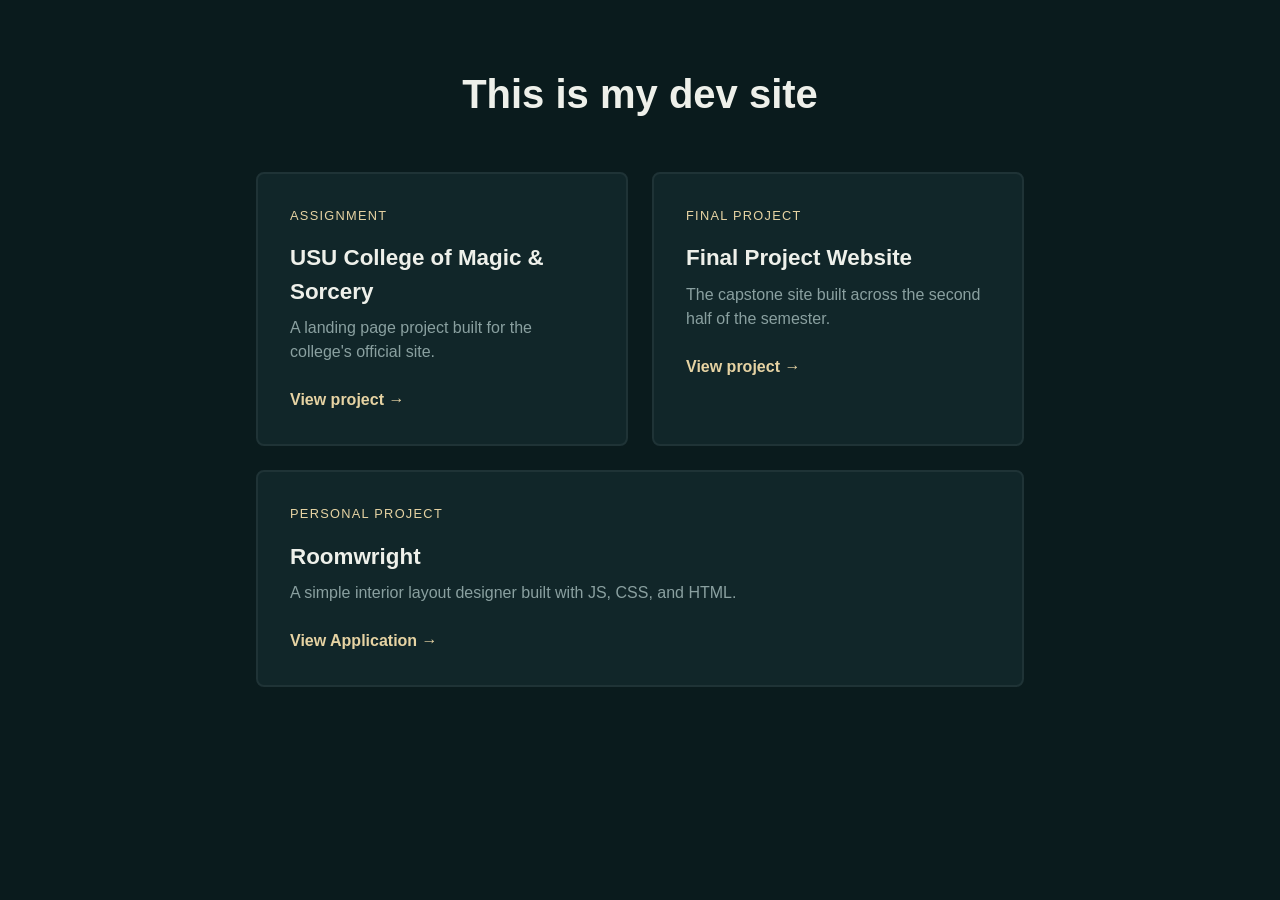
<file: index.html>
<!doctype html>
<html lang="en">
  <head>
    <!-- Google tag -->
    <script
      async
      src="https://www.googletagmanager.com/gtm.js?id=GTM-5VQBN2PX"
    ></script>
    <script>
      window.dataLayer = window.dataLayer || [];
      function gtag() {
        dataLayer.push(arguments);
      }
      gtag("js", new Date());
    </script>
    <meta charset="UTF-8" />
    <meta name="viewport" content="width=device-width, initial-scale=1" />
    <title>My Dev Site</title>
    <link rel="stylesheet" href="style.css" />
  </head>
  <body>
    <h1>This is my dev site</h1>

    <div class="projects">
      <a class="project" href="usu-mas/">
        <p class="label">Assignment</p>
        <h2>USU College of Magic &amp; Sorcery</h2>
        <p>A landing page project built for the college's official site.</p>
        <p class="more">View project &rarr;</p>
      </a>

      <a class="project" href="final-project/">
        <p class="label">Final Project</p>
        <h2>Final Project Website</h2>
        <p>The capstone site built across the second half of the semester.</p>
        <p class="more">View project &rarr;</p>
      </a>

      <a class="project" href="roomwright/">
        <p class="label">Personal Project</p>
        <h2>Roomwright</h2>
        <p>A simple interior layout designer built with JS, CSS, and HTML.</p>
        <p class="more">View Application &rarr;</p>
      </a>
    </div>
  </body>
</html>
</file>
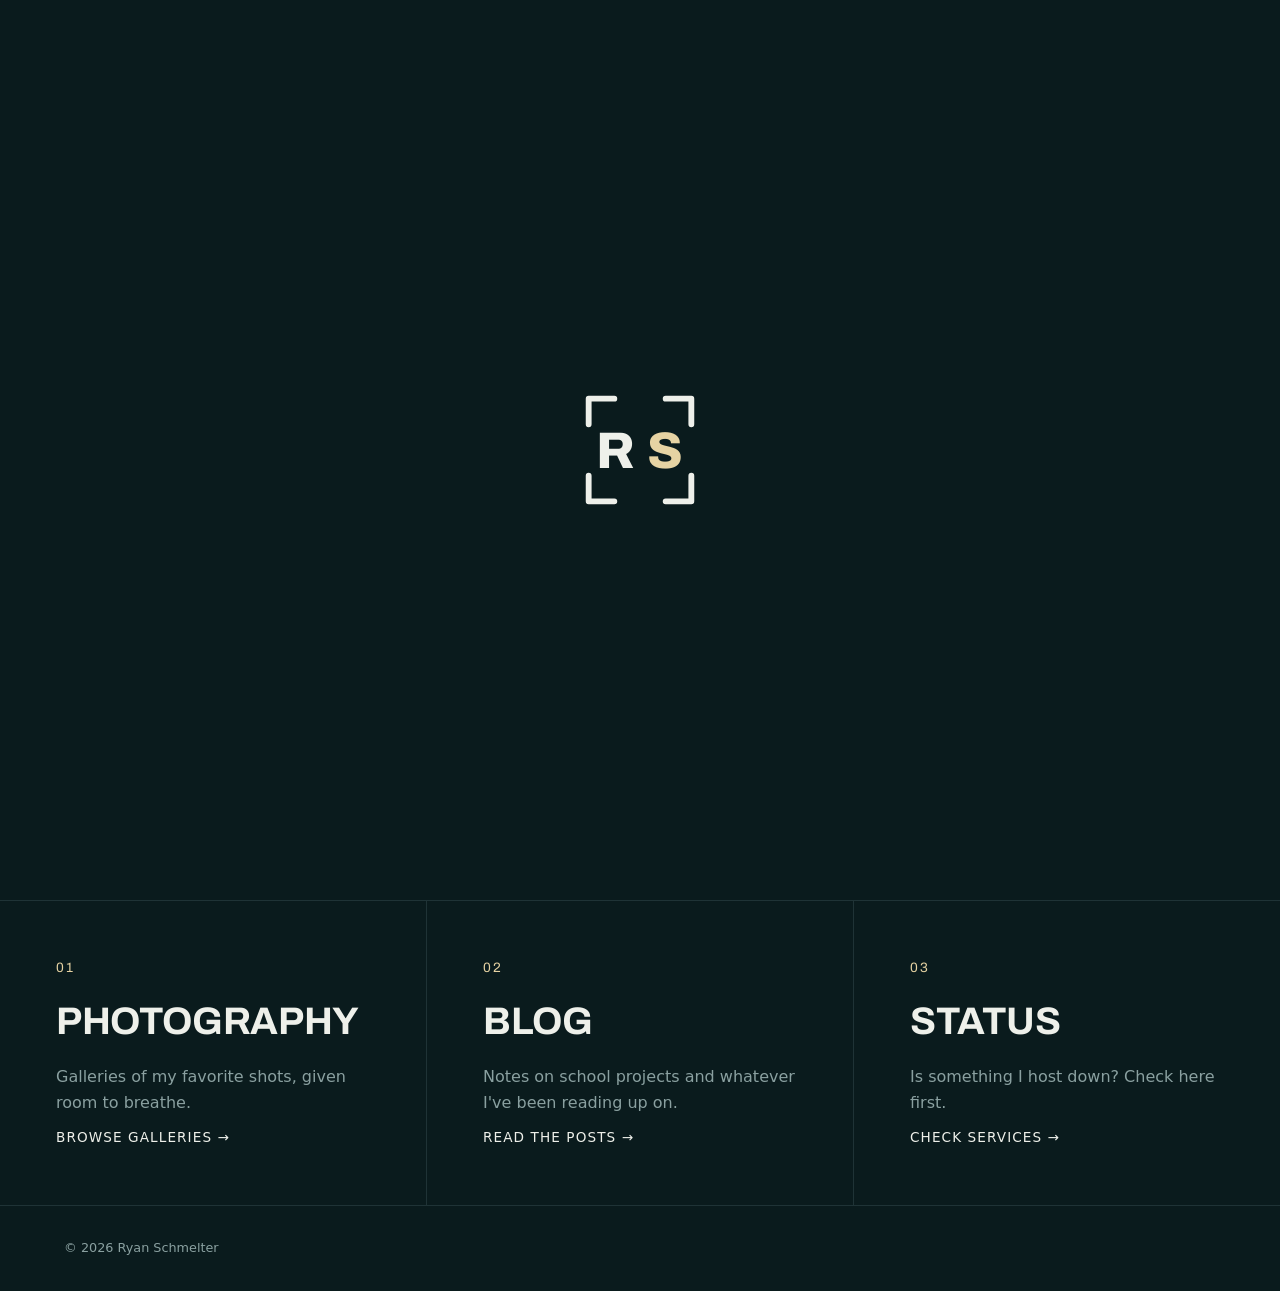
<file: final-project/index.html>
<!doctype html>
<html lang="en">
  <head>
    <!-- Google tag -->
    <script
      async
      src="https://www.googletagmanager.com/gtm.js?id=GTM-5VQBN2PX"
    ></script>
    <script>
      window.dataLayer = window.dataLayer || [];
      function gtag() {
        dataLayer.push(arguments);
      }
      gtag("js", new Date());
    </script>
    <meta charset="UTF-8" />
    <meta name="viewport" content="width=device-width, initial-scale=1" />
    <title>Ryan Schmelter | Photography, Writing &amp; Projects</title>
    <meta
      name="description"
      content="Personal site of Ryan Schmelter: a photography portfolio, a blog, and the status of my self-hosted services."
    />
    <link rel="preconnect" href="https://fonts.googleapis.com" />
    <link rel="preconnect" href="https://fonts.gstatic.com" crossorigin />
    <link
      href="https://fonts.googleapis.com/css2?family=Archivo:wght@600;800&amp;display=swap"
      rel="stylesheet"
    />
    <link rel="stylesheet" href="css/style.css" />
    <script src="js/main.js" defer></script>
  </head>
  <body>
    <!-- Loading screen: the logo draws itself, then the screen lifts away -->
    <div class="loader" id="loader" aria-hidden="true">
      <svg class="logo logo--loader" viewBox="0 0 120 120" role="img">
        <path class="logo__frame" pathLength="100" d="M16 38 V16 H38" />
        <path class="logo__frame" pathLength="100" d="M82 16 H104 V38" />
        <path class="logo__frame" pathLength="100" d="M104 82 V104 H82" />
        <path class="logo__frame" pathLength="100" d="M38 104 H16 V82" />
        <text
          class="logo__text"
          x="60"
          y="75"
          font-size="44"
          text-anchor="middle"
          letter-spacing="1"
        >
          R
          <tspan>S</tspan>
        </text>
      </svg>
    </div>

    <header class="site-header">
      <a class="brand" href="./" aria-label="Ryan Schmelter, home">
        <svg class="logo logo--small" viewBox="0 0 120 120" aria-hidden="true">
          <path
            class="logo__frame"
            d="M16 38 V16 H38 M82 16 H104 V38 M104 82 V104 H82 M38 104 H16 V82"
          />
          <text
            class="logo__text"
            x="60"
            y="75"
            font-size="44"
            text-anchor="middle"
            letter-spacing="1"
          >
            R
            <tspan>S</tspan>
          </text>
        </svg>
        <span class="brand__name">Ryan Schmelter</span>
      </a>
      <nav class="nav" aria-label="Main">
        <a href="#photography">Photography</a>
        <a href="#blog">Blog</a>
        <a href="#status">Status</a>
      </nav>
    </header>

    <main>
      <!-- Hero photo is set by --hero-image in css/style.css -->
      <section class="hero">
        <div class="hero__inner">
          <p class="hero__eyebrow">
            Photography &middot; Writing &middot; Homelab
          </p>
          <h1 class="hero__title">Ryan<br />Schmelter</h1>
          <a class="button" href="#photography">See the work</a>
        </div>
      </section>

      <section class="sections" aria-label="Sections of the site">
        <a class="card reveal" id="photography" href="#photography">
          <span class="card__number">01</span>
          <h2 class="card__title">Photography</h2>
          <p class="card__text">
            Galleries of my favorite shots, given room to breathe.
          </p>
          <span class="card__link"
            >Browse galleries <span aria-hidden="true">&rarr;</span></span
          >
        </a>
        <a class="card reveal" id="blog" href="#blog">
          <span class="card__number">02</span>
          <h2 class="card__title">Blog</h2>
          <p class="card__text">
            Notes on school projects and whatever I've been reading up on.
          </p>
          <span class="card__link"
            >Read the posts <span aria-hidden="true">&rarr;</span></span
          >
        </a>
        <a class="card reveal" id="status" href="#status">
          <span class="card__number">03</span>
          <h2 class="card__title">Status</h2>
          <p class="card__text">Is something I host down? Check here first.</p>
          <span class="card__link"
            >Check services <span aria-hidden="true">&rarr;</span></span
          >
        </a>
      </section>
    </main>

    <footer class="site-footer">
      <p>&copy; <span id="year">2026</span> Ryan Schmelter</p>
    </footer>
  </body>
</html>
</file>
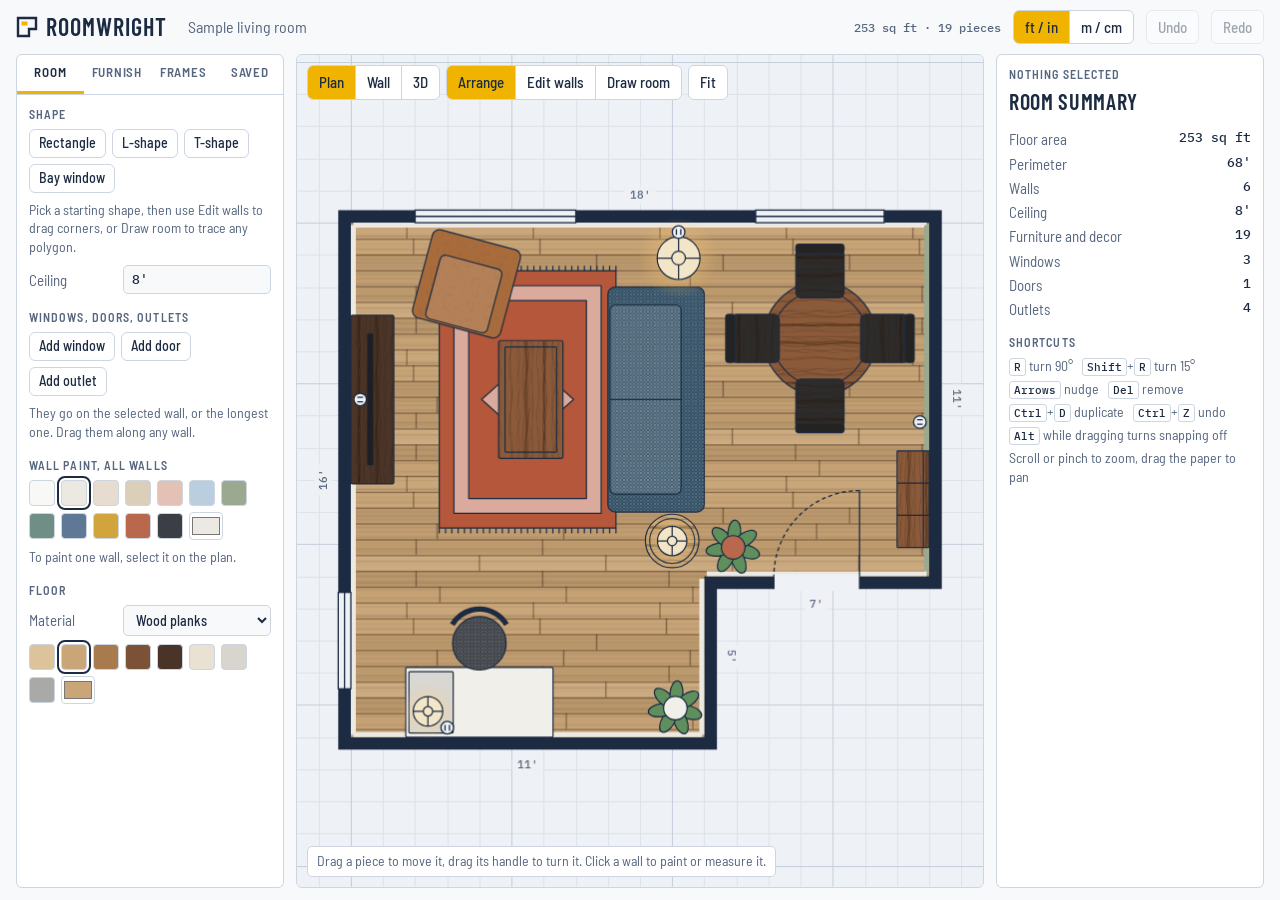
<file: roomwright/index.html>
<!doctype html>
<html lang="en">
  <head>
    <!-- Google tag -->
    <script
      async
      src="https://www.googletagmanager.com/gtm.js?id=GTM-5VQBN2PX"
    ></script>
    <script>
      window.dataLayer = window.dataLayer || [];
      function gtag() {
        dataLayer.push(arguments);
      }
      gtag("js", new Date());
    </script>
    <meta charset="utf-8" />
    <meta
      name="viewport"
      content="width=device-width,initial-scale=1,viewport-fit=cover"
    />
    <title>Roomwright</title>
    <link
      rel="stylesheet"
      href="https://fonts.googleapis.com/css2?family=Barlow+Condensed:wght@600&family=Barlow+Semi+Condensed:wght@400;500;600&family=IBM+Plex+Mono:wght@400;500&display=swap"
    />
    <link rel="stylesheet" href="styles.css" />
    <!-- three.js, used only by the 3D view (js/view3d.js), which loads the first time someone opens 3D. -->
    <script type="importmap">
      {
        "imports": {
          "three": "https://cdn.jsdelivr.net/npm/three@0.160.0/build/three.module.js",
          "three/addons/": "https://cdn.jsdelivr.net/npm/three@0.160.0/examples/jsm/"
        }
      }
    </script>
  </head>
  <body>
    <div class="app" id="app" data-tab="room">
      <header class="bar">
        <div class="brand">
          <svg viewBox="0 0 22 22" aria-hidden="true">
            <path
              d="M2 2h18v11h-7v7H2z"
              fill="none"
              stroke="currentColor"
              stroke-width="2.4"
              stroke-linejoin="miter"
            />
            <rect x="5.5" y="5.5" width="6" height="4" fill="var(--accent)" />
          </svg>
          Roomwright
        </div>
        <input
          class="name"
          id="planName"
          aria-label="Plan name"
          maxlength="60"
        />
        <span class="spacer"></span>
        <span class="readout" id="readout"></span>
        <div class="seg" role="group" aria-label="Units">
          <button id="uImp" aria-pressed="true">ft / in</button
          ><button id="uMet" aria-pressed="false">m / cm</button>
        </div>
        <button class="btn" id="undo" title="Undo (Ctrl+Z)">Undo</button>
        <button class="btn" id="redo" title="Redo (Ctrl+Shift+Z)">Redo</button>
      </header>

      <main class="work">
        <section class="sheet" id="sheet" data-view="plan">
          <canvas id="plan" aria-label="Floor plan"></canvas>
          <div
            class="stage3d"
            id="stage3d"
            aria-label="3D view of the room"
            hidden
          ></div>
          <div class="tools">
            <div class="seg" role="group" aria-label="View">
              <button data-view="plan" aria-pressed="true">Plan</button
              ><button data-view="wall" aria-pressed="false">Wall</button
              ><button data-view="3d" aria-pressed="false">3D</button>
            </div>
            <div class="seg onlyplan" role="group" aria-label="Tool">
              <button data-tool="select" aria-pressed="true">Arrange</button
              ><button data-tool="walls" aria-pressed="false">Edit walls</button
              ><button data-tool="draw" aria-pressed="false">Draw room</button>
            </div>
            <button class="btn onlyplan" id="fit">Fit</button>
            <div class="seg only3d" role="group" aria-label="Camera">
              <button data-cam="orbit" aria-pressed="true">Orbit</button
              ><button data-cam="walk" aria-pressed="false">Walk</button>
            </div>
            <button class="btn only3d" id="reset3d">Reset view</button>
          </div>
          <div class="hint only2d" id="hint"></div>
          <div class="hint only3d" id="hint3d"></div>
          <div class="walkpad only3d" id="walkPad" hidden aria-label="Walk">
            <button class="btn" data-move="fwd" aria-label="Walk forward">
              &#9650;
            </button>
            <button class="btn" data-move="turnL" aria-label="Turn left">
              &#8630;
            </button>
            <button class="btn" data-move="back" aria-label="Walk back">
              &#9660;
            </button>
            <button class="btn" data-move="turnR" aria-label="Turn right">
              &#8631;
            </button>
          </div>
        </section>

        <aside class="side left">
          <div class="tabs" role="tablist">
            <button role="tab" data-tab="room" aria-selected="true">
              Room
            </button>
            <button role="tab" data-tab="furnish" aria-selected="false">
              Furnish
            </button>
            <button role="tab" data-tab="frames" aria-selected="false">
              Frames
            </button>
            <button role="tab" data-tab="saved" aria-selected="false">
              Saved
            </button>
            <button
              role="tab"
              data-tab="selected"
              aria-selected="false"
              class="m-only"
            >
              Selected
            </button>
          </div>
          <div class="panel" id="p-room">
            <div class="grp">
              <h3>Shape</h3>
              <div class="btns">
                <button class="btn small" data-tpl="rect">Rectangle</button>
                <button class="btn small" data-tpl="l">L-shape</button>
                <button class="btn small" data-tpl="t">T-shape</button>
                <button class="btn small" data-tpl="bay">Bay window</button>
              </div>
              <p class="note">
                Pick a starting shape, then use Edit walls to drag corners, or
                Draw room to trace any polygon.
              </p>
              <div class="row">
                <label for="ceil">Ceiling</label
                ><input class="field" id="ceil" />
              </div>
            </div>
            <div class="grp">
              <h3>Windows, doors, outlets</h3>
              <div class="btns">
                <button class="btn small" data-open="window">Add window</button>
                <button class="btn small" data-open="door">Add door</button>
                <button class="btn small" data-open="outlet">Add outlet</button>
              </div>
              <p class="note">
                They go on the selected wall, or the longest one. Drag them
                along any wall.
              </p>
            </div>
            <div class="grp">
              <h3>Wall paint, all walls</h3>
              <div class="chips" id="wallChips"></div>
              <p class="note">To paint one wall, select it on the plan.</p>
            </div>
            <div class="grp">
              <h3>Floor</h3>
              <div class="row">
                <label for="floorMat">Material</label>
                <select class="field" id="floorMat">
                  <option value="planks">Wood planks</option>
                  <option value="tile">Tile</option>
                  <option value="carpet">Carpet</option>
                  <option value="concrete">Concrete</option>
                </select>
              </div>
              <div class="chips" id="floorChips"></div>
            </div>
          </div>
          <div class="panel" id="p-furnish"></div>
          <div class="panel" id="p-frames"></div>
          <div class="panel" id="p-saved">
            <div class="grp">
              <h3>Saved designs</h3>
              <div class="btns">
                <button class="btn small" id="saveDesign">
                  Save this design
                </button>
              </div>
              <p class="note" id="libMsg" role="status">
                Designs are saved under the plan name at the top. Saving again
                with the same name updates it.
              </p>
              <ul class="lib" id="lib"></ul>
            </div>
            <div class="grp">
              <h3>Export</h3>
              <div class="btns">
                <button class="btn small" id="exportBtn">
                  Copy design as text
                </button>
              </div>
              <p class="note" id="expMsg" role="status">
                Paste the text into a note or a file to keep a backup.
              </p>
              <textarea
                class="field area"
                id="expText"
                readonly
                hidden
                aria-label="Design text"
              ></textarea>
            </div>
            <div class="grp">
              <h3>Import</h3>
              <textarea
                class="field area"
                id="impText"
                placeholder="Paste design text here"
                aria-label="Design text to import"
              ></textarea>
              <div class="btns">
                <button class="btn small" id="impBtn">Load pasted design</button
                ><label class="btn small filebtn"
                  >Choose a file<input
                    type="file"
                    id="impFile"
                    accept=".json,.txt,application/json,text/plain"
                /></label>
              </div>
              <p class="note" id="impMsg" role="status">
                Loading replaces the plan on screen. Undo brings it back.
              </p>
            </div>
          </div>
        </aside>

        <aside class="side right"><div class="panel" id="insp"></div></aside>
      </main>
    </div>

    <script type="module" src="js/main.js"></script>
  </body>
</html>
</file>
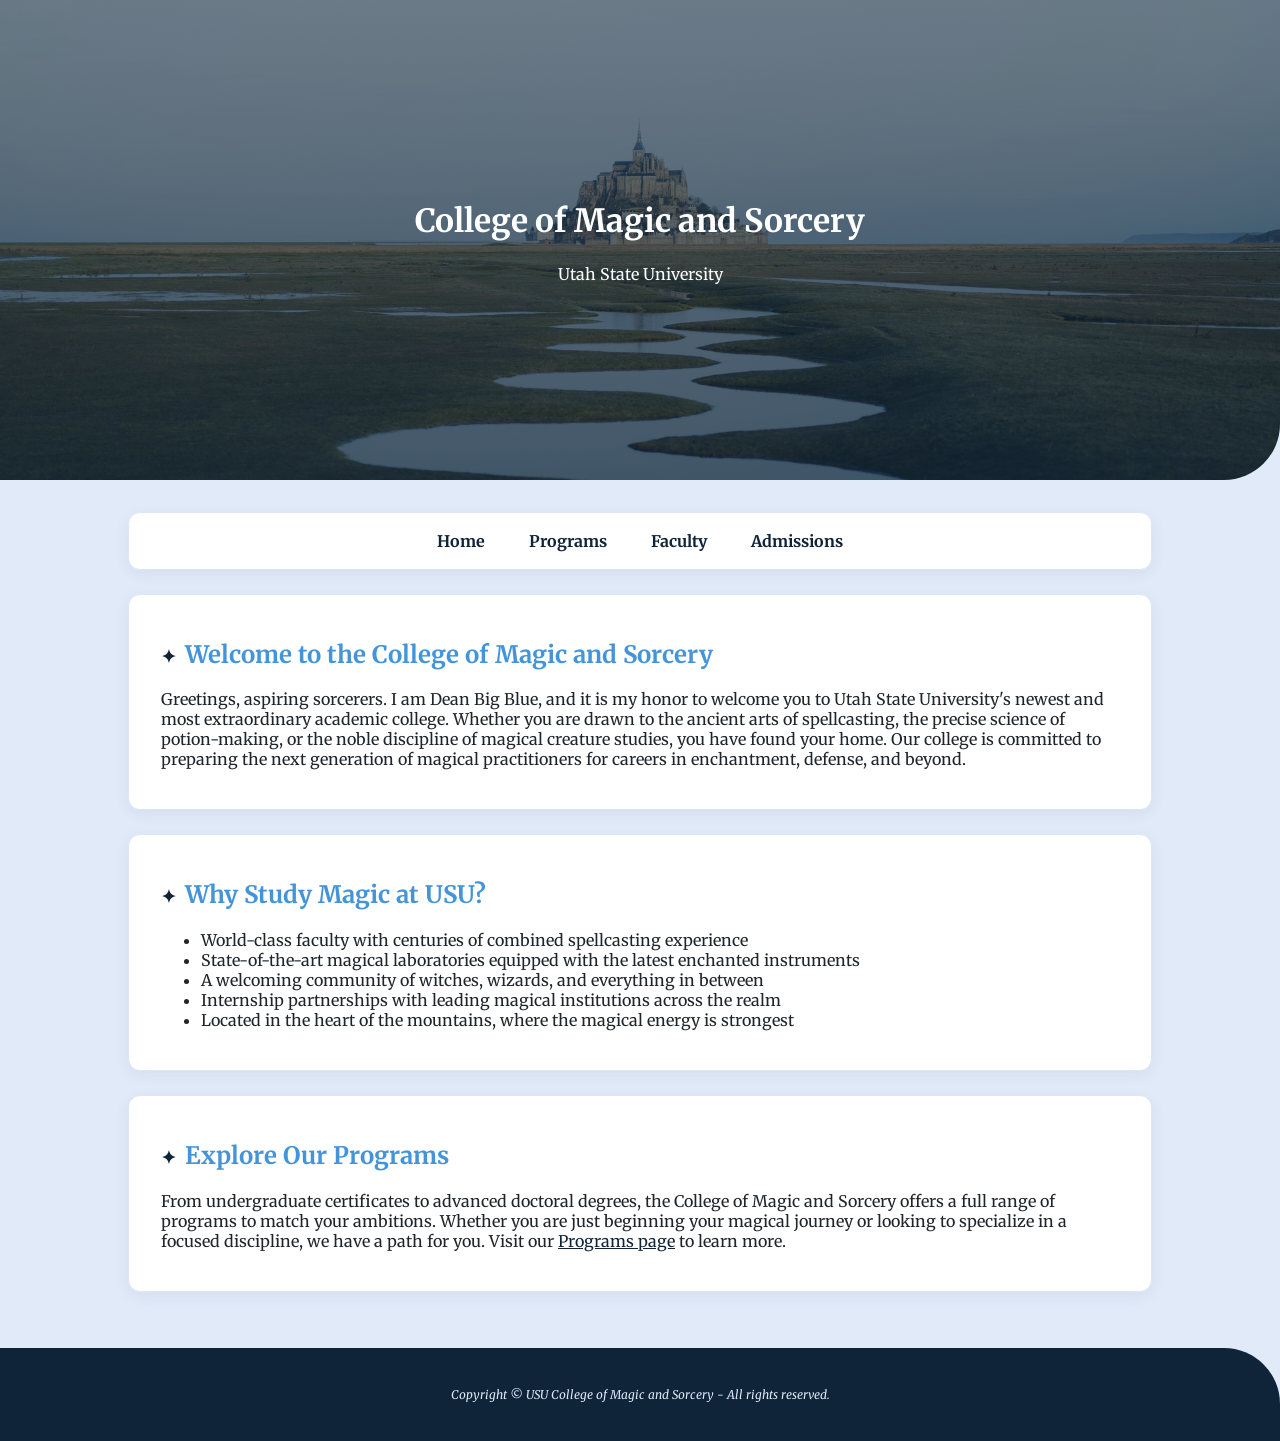
<file: usu-mas/index.html>
<!doctype html>
<html lang="en">
  <head>
    <!-- Google tag -->
    <script
      async
      src="https://www.googletagmanager.com/gtm.js?id=GTM-5VQBN2PX"
    ></script>
    <script>
      window.dataLayer = window.dataLayer || [];
      function gtag() {
        dataLayer.push(arguments);
      }
      gtag("js", new Date());
    </script>
    <meta charset="UTF-8" />
    <meta name="viewport" content="width=device-width, initial-scale=1.0" />
    <title>USU College of Magic and Sorcery</title>
    <link rel="preconnect" href="https://fonts.googleapis.com" />
    <link rel="preconnect" href="https://fonts.gstatic.com" crossorigin />
    <link
      href="https://fonts.googleapis.com/css2?family=Merriweather:wght@400;700&display=swap"
      rel="stylesheet"
    />
    <link rel="stylesheet" href="magic.css" />
    <link rel="icon" type="image/svg+xml" href="images/favicon.svg" />
  </head>
  <body>
    <header class="hero">
      <h1>College of Magic and Sorcery</h1>
      <p>Utah State University</p>
    </header>

    <div id="wrapper">
      <nav>
        <ul>
          <li><a href="index.html">Home</a></li>
          <li><a href="programs.html">Programs</a></li>
          <li><a href="faculty.html">Faculty</a></li>
          <li><a href="admissions.html">Admissions</a></li>
        </ul>
      </nav>

      <main>
        <div class="card">
          <h2>Welcome to the College of Magic and Sorcery</h2>

          <p>
            Greetings, aspiring sorcerers. I am Dean Big Blue, and it is my
            honor to welcome you to Utah State University's newest and most
            extraordinary academic college. Whether you are drawn to the ancient
            arts of spellcasting, the precise science of potion-making, or the
            noble discipline of magical creature studies, you have found your
            home. Our college is committed to preparing the next generation of
            magical practitioners for careers in enchantment, defense, and
            beyond.
          </p>
        </div>

        <div class="card">
          <h2>Why Study Magic at USU?</h2>

          <ul>
            <li>
              World-class faculty with centuries of combined spellcasting
              experience
            </li>
            <li>
              State-of-the-art magical laboratories equipped with the latest
              enchanted instruments
            </li>
            <li>
              A welcoming community of witches, wizards, and everything in
              between
            </li>
            <li>
              Internship partnerships with leading magical institutions across
              the realm
            </li>
            <li>
              Located in the heart of the mountains, where the magical energy is
              strongest
            </li>
          </ul>
        </div>

        <div class="card">
          <h2>Explore Our Programs</h2>

          <p>
            From undergraduate certificates to advanced doctoral degrees, the
            College of Magic and Sorcery offers a full range of programs to
            match your ambitions. Whether you are just beginning your magical
            journey or looking to specialize in a focused discipline, we have a
            path for you. Visit our <a href="programs.html">Programs page</a> to
            learn more.
          </p>
        </div>
      </main>
    </div>

    <footer>
      <p>
        Copyright &copy; USU College of Magic and Sorcery - All rights reserved.
      </p>
    </footer>
  </body>
</html>
</file>
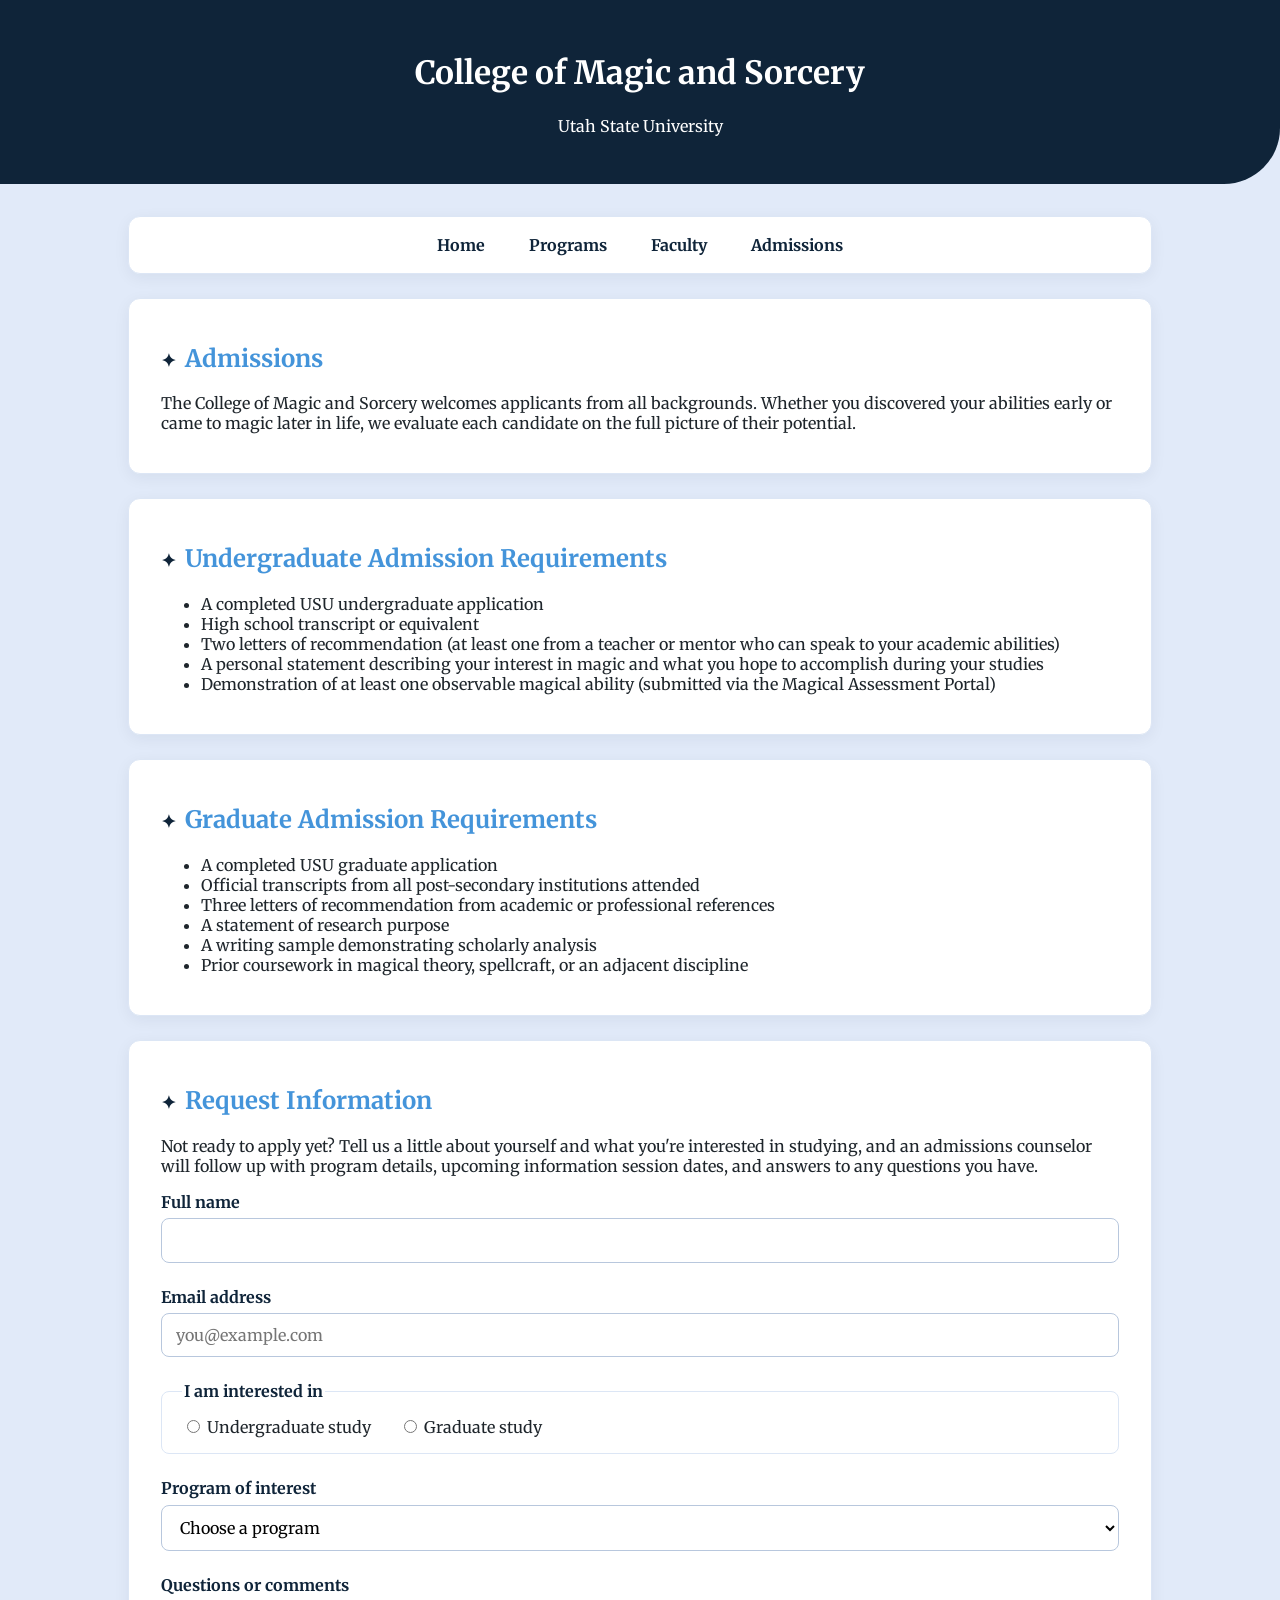
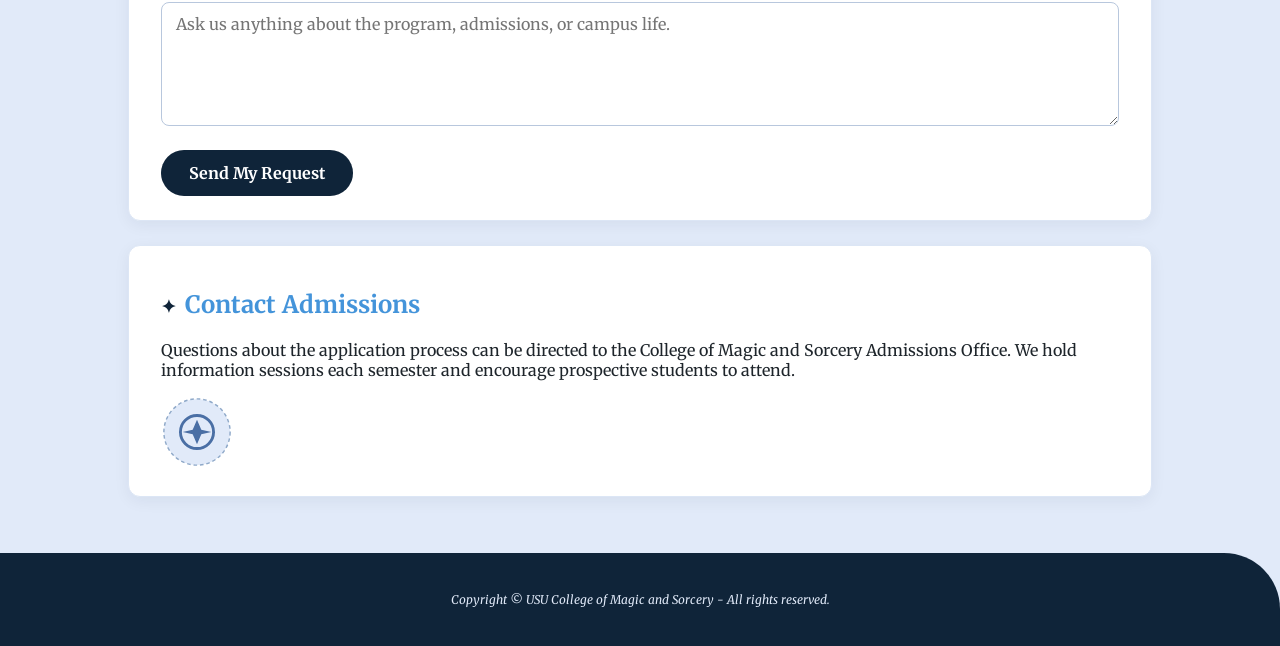
<file: usu-mas/admissions.html>
<!doctype html>
<html lang="en">
  <head>
    <!-- Google tag -->
    <script
      async
      src="https://www.googletagmanager.com/gtm.js?id=GTM-5VQBN2PX"
    ></script>
    <script>
      window.dataLayer = window.dataLayer || [];
      function gtag() {
        dataLayer.push(arguments);
      }
      gtag("js", new Date());
    </script>
    <meta charset="UTF-8" />
    <meta name="viewport" content="width=device-width, initial-scale=1.0" />
    <title>USU College of Magic and Sorcery - Admissions</title>
    <link rel="preconnect" href="https://fonts.googleapis.com" />
    <link rel="preconnect" href="https://fonts.gstatic.com" crossorigin />
    <link
      href="https://fonts.googleapis.com/css2?family=Merriweather:wght@400;700&display=swap"
      rel="stylesheet"
    />
    <link rel="stylesheet" href="magic.css" />
    <link rel="icon" type="image/svg+xml" href="images/favicon.svg" />
    <script src="magic.js" defer></script>
  </head>
  <body>
    <header>
      <h1>College of Magic and Sorcery</h1>
      <p>Utah State University</p>
    </header>

    <div id="wrapper">
      <nav>
        <ul>
          <li><a href="index.html">Home</a></li>
          <li><a href="programs.html">Programs</a></li>
          <li><a href="faculty.html">Faculty</a></li>
          <li><a href="admissions.html">Admissions</a></li>
        </ul>
      </nav>

      <main>
        <div class="card">
          <h2>Admissions</h2>

          <p>
            The College of Magic and Sorcery welcomes applicants from all
            backgrounds. Whether you discovered your abilities early or came to
            magic later in life, we evaluate each candidate on the full picture
            of their potential.
          </p>
        </div>

        <div class="card">
          <h2>Undergraduate Admission Requirements</h2>

          <ul>
            <li>A completed USU undergraduate application</li>
            <li>High school transcript or equivalent</li>
            <li>
              Two letters of recommendation (at least one from a teacher or
              mentor who can speak to your academic abilities)
            </li>
            <li>
              A personal statement describing your interest in magic and what
              you hope to accomplish during your studies
            </li>
            <li>
              Demonstration of at least one observable magical ability
              (submitted via the Magical Assessment Portal)
            </li>
          </ul>
        </div>

        <div class="card">
          <h2>Graduate Admission Requirements</h2>

          <ul>
            <li>A completed USU graduate application</li>
            <li>
              Official transcripts from all post-secondary institutions attended
            </li>
            <li>
              Three letters of recommendation from academic or professional
              references
            </li>
            <li>A statement of research purpose</li>
            <li>A writing sample demonstrating scholarly analysis</li>
            <li>
              Prior coursework in magical theory, spellcraft, or an adjacent
              discipline
            </li>
          </ul>
        </div>

        <div class="card">
          <h2>Request Information</h2>

          <p>
            Not ready to apply yet? Tell us a little about yourself and what
            you're interested in studying, and an admissions counselor will
            follow up with program details, upcoming information session dates,
            and answers to any questions you have.
          </p>

          <form
            action="https://httpbin.org/post"
            method="post"
            target="_blank"
            id="info-form"
          >
            <div class="field">
              <label for="full-name">Full name</label>
              <input type="text" id="full-name" name="full-name" required />
            </div>

            <div class="field">
              <label for="email">Email address</label>
              <input
                type="email"
                id="email"
                name="email"
                placeholder="you@example.com"
                required
              />
            </div>

            <fieldset>
              <legend>I am interested in</legend>
              <input
                type="radio"
                id="level-undergrad"
                name="level"
                value="undergraduate"
                required
              />
              <label for="level-undergrad">Undergraduate study</label>
              <input
                type="radio"
                id="level-grad"
                name="level"
                value="graduate"
              />
              <label for="level-grad">Graduate study</label>
            </fieldset>

            <div class="field">
              <label for="program">Program of interest</label>
              <select id="program" name="program" required>
                <option value="" disabled selected>Choose a program</option>
                <option value="spellcraft">
                  B.A. in Spellcraft and Enchantment
                </option>
                <option value="potions">
                  B.S. in Potions and Alchemical Sciences
                </option>
                <option value="creatures">
                  B.A. in Magical Creature Studies
                </option>
                <option value="mma">Master of Magical Arts</option>
                <option value="doctorate">Doctor of Sorcery</option>
                <option value="undecided">I'm not sure yet</option>
              </select>
            </div>

            <div class="field">
              <label for="questions">Questions or comments</label>
              <textarea
                id="questions"
                name="questions"
                rows="5"
                placeholder="Ask us anything about the program, admissions, or campus life."
              ></textarea>
            </div>

            <button type="submit">Send My Request</button>
            <p
              id="form-message"
              class="form-message"
              aria-live="polite"
              hidden
            ></p>
          </form>
        </div>

        <div class="card">
          <h2>Contact Admissions</h2>

          <p>
            Questions about the application process can be directed to the
            College of Magic and Sorcery Admissions Office. We hold information
            sessions each semester and encourage prospective students to attend.
          </p>

          <a href="mailto:admissions@magic.usu.edu" class="cta-link">
            <img
              src="images/icon-contact.svg"
              alt="Contact the Admissions Office"
            />
          </a>
        </div>
      </main>
    </div>

    <footer>
      <p>
        Copyright &copy; USU College of Magic and Sorcery - All rights reserved.
      </p>
    </footer>
  </body>
</html>
</file>
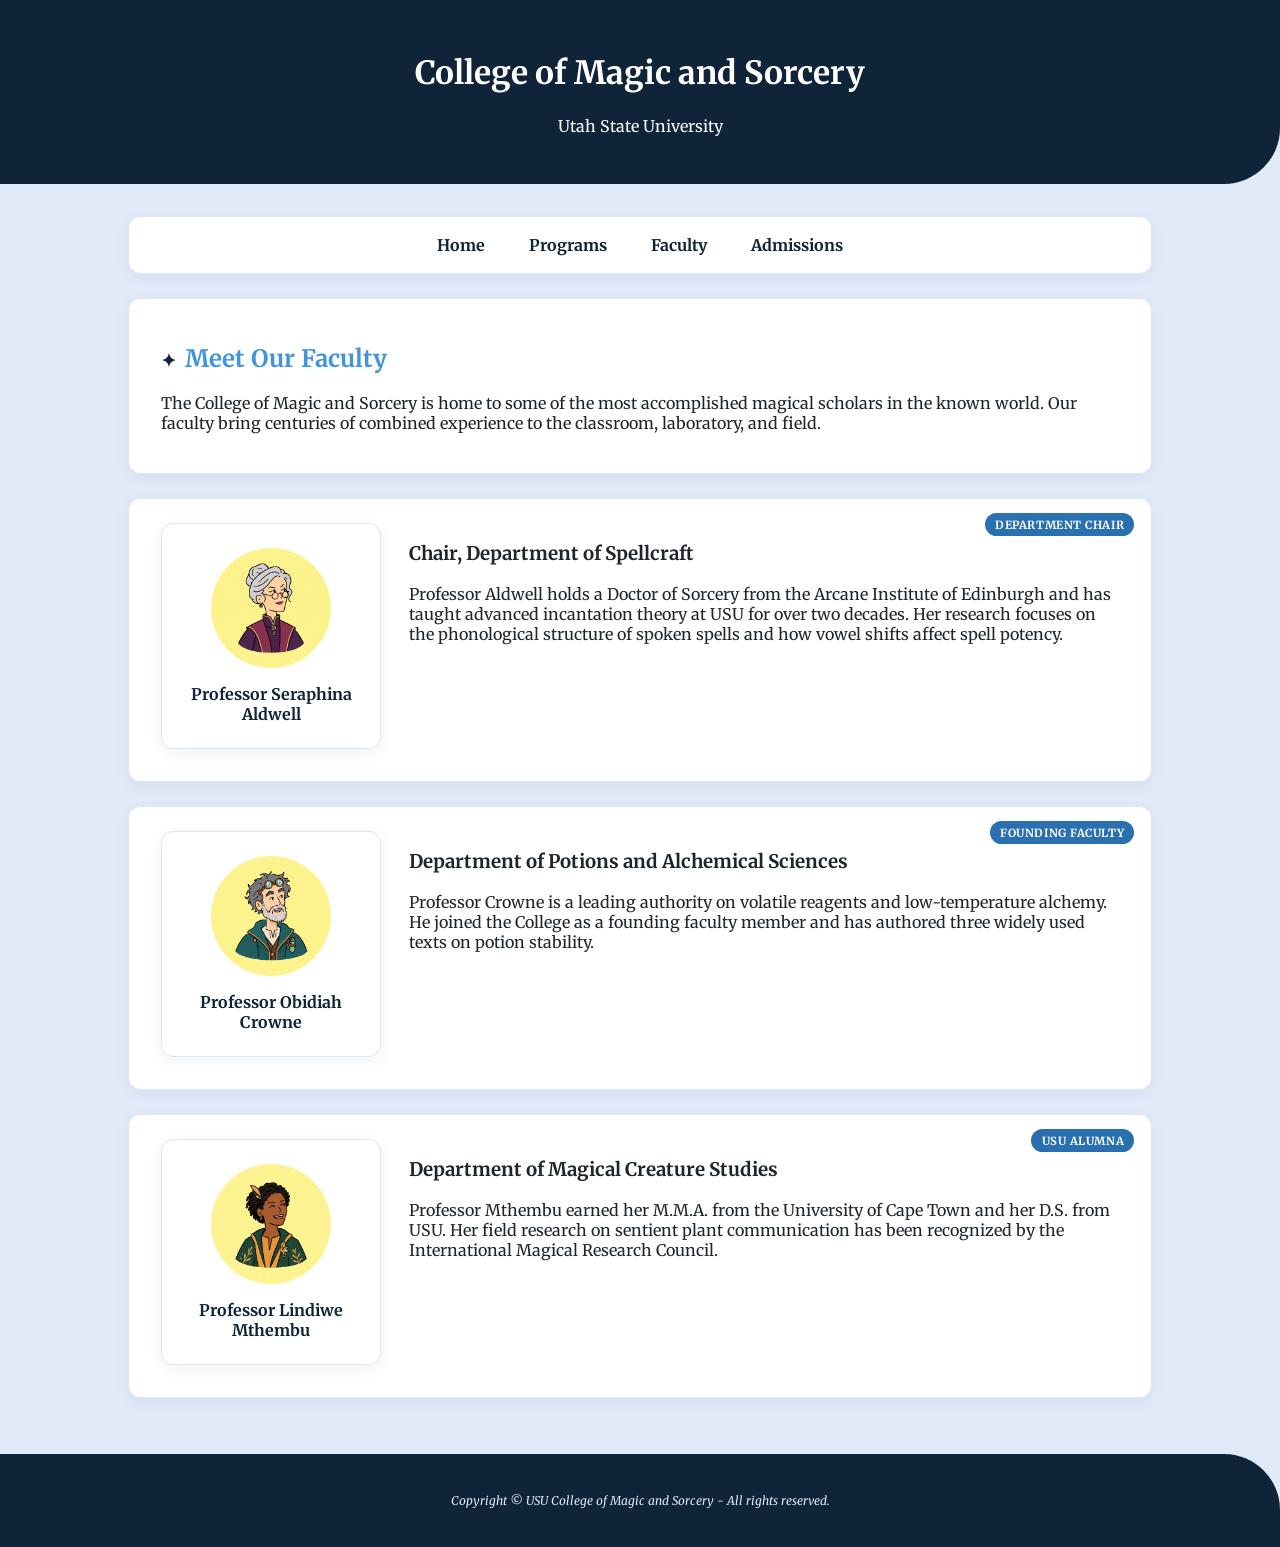
<file: usu-mas/faculty.html>
<!DOCTYPE html>
<html lang="en">
  <head>
    <!-- Google tag -->
    <script
      async
      src="https://www.googletagmanager.com/gtm.js?id=GTM-5VQBN2PX"
    ></script>
    <script>
      window.dataLayer = window.dataLayer || [];
      function gtag() {
        dataLayer.push(arguments);
      }
      gtag("js", new Date());
    </script>
    <meta charset="UTF-8" />
    <meta name="viewport" content="width=device-width, initial-scale=1.0" />
    <title>USU College of Magic and Sorcery - Faculty</title>
    <link rel="preconnect" href="https://fonts.googleapis.com" />
    <link rel="preconnect" href="https://fonts.gstatic.com" crossorigin />
    <link href="https://fonts.googleapis.com/css2?family=Merriweather:wght@400;700&display=swap" rel="stylesheet" />
    <link rel="stylesheet" href="magic.css" />
    <link rel="icon" type="image/svg+xml" href="images/favicon.svg" />
  </head>
  <body>

    <header>
      <h1>College of Magic and Sorcery</h1>
      <p>Utah State University</p>
    </header>

    <div id="wrapper">

      <nav>
        <ul>
          <li><a href="index.html">Home</a></li>
          <li><a href="programs.html">Programs</a></li>
          <li><a href="faculty.html">Faculty</a></li>
          <li><a href="admissions.html">Admissions</a></li>
        </ul>
      </nav>

      <main>

        <div class="card">
          <h2>Meet Our Faculty</h2>

          <p>
            The College of Magic and Sorcery is home to some of the most accomplished magical
            scholars in the known world. Our faculty bring centuries of combined experience to the
            classroom, laboratory, and field.
          </p>
        </div>

        <div class="card">
          <span class="badge">Department Chair</span>
          <figure>
            <img src="images/seraphina-aldwell.png" alt="Illustrated portrait of Professor Seraphina Aldwell" class="portrait" />
            <figcaption>Professor Seraphina Aldwell</figcaption>
          </figure>
          <h3>Chair, Department of Spellcraft</h3>
          <p>
            Professor Aldwell holds a Doctor of Sorcery from the Arcane Institute of Edinburgh and
            has taught advanced incantation theory at USU for over two decades. Her research focuses
            on the phonological structure of spoken spells and how vowel shifts affect spell potency.
          </p>
        </div>

        <div class="card">
          <span class="badge">Founding Faculty</span>
          <figure>
            <img src="images/obidiah-crowne.png" alt="Illustrated portrait of Professor Obidiah Crowne" class="portrait" />
            <figcaption>Professor Obidiah Crowne</figcaption>
          </figure>
          <h3>Department of Potions and Alchemical Sciences</h3>
          <p>
            Professor Crowne is a leading authority on volatile reagents and low-temperature alchemy.
            He joined the College as a founding faculty member and has authored three widely used
            texts on potion stability.
          </p>
        </div>

        <div class="card">
          <span class="badge">USU Alumna</span>
          <figure>
            <img src="images/lindiwe-mthembu.png" alt="Illustrated portrait of Professor Lindiwe Mthembu" class="portrait" />
            <figcaption>Professor Lindiwe Mthembu</figcaption>
          </figure>
          <h3>Department of Magical Creature Studies</h3>
          <p>
            Professor Mthembu earned her M.M.A. from the University of Cape Town and her D.S. from
            USU. Her field research on sentient plant communication has been recognized by the
            International Magical Research Council.
          </p>
        </div>

      </main>

    </div>

    <footer>
      <p>Copyright &copy; USU College of Magic and Sorcery - All rights reserved.</p>
    </footer>

  </body>
</html>
</file>
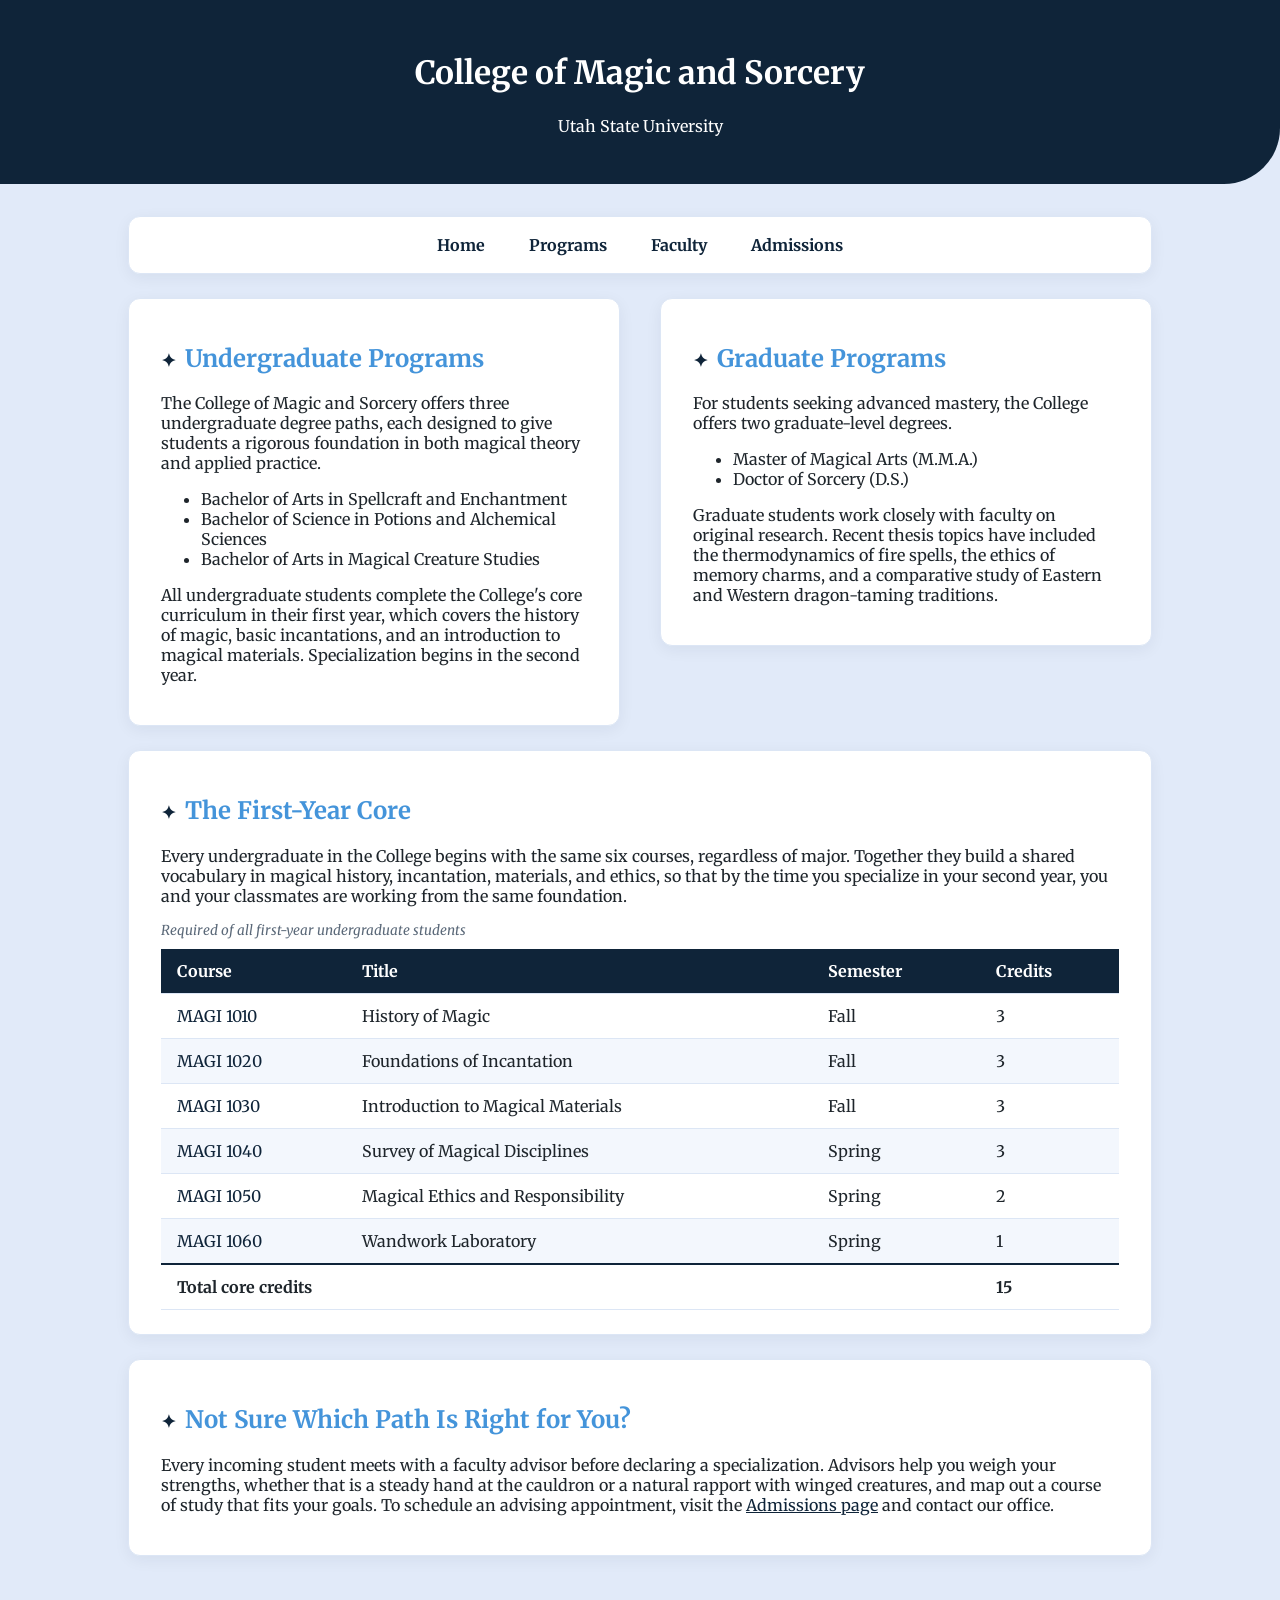
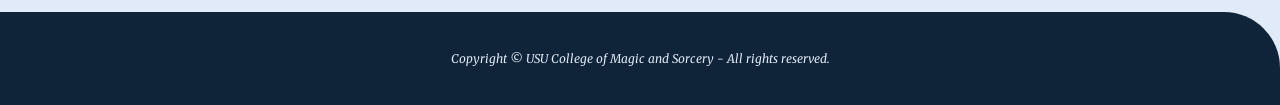
<file: usu-mas/programs.html>
<!doctype html>
<html lang="en">
  <head>
    <!-- Google tag -->
    <script
      async
      src="https://www.googletagmanager.com/gtm.js?id=GTM-5VQBN2PX"
    ></script>
    <script>
      window.dataLayer = window.dataLayer || [];
      function gtag() {
        dataLayer.push(arguments);
      }
      gtag("js", new Date());
    </script>
    <meta charset="UTF-8" />
    <meta name="viewport" content="width=device-width, initial-scale=1.0" />
    <title>USU College of Magic and Sorcery - Programs</title>
    <link rel="preconnect" href="https://fonts.googleapis.com" />
    <link rel="preconnect" href="https://fonts.gstatic.com" crossorigin />
    <link
      href="https://fonts.googleapis.com/css2?family=Merriweather:wght@400;700&display=swap"
      rel="stylesheet"
    />
    <link rel="stylesheet" href="magic.css" />
    <link rel="icon" type="image/svg+xml" href="images/favicon.svg" />
  </head>
  <body>
    <header>
      <h1>College of Magic and Sorcery</h1>
      <p>Utah State University</p>
    </header>

    <div id="wrapper">
      <nav>
        <ul>
          <li><a href="index.html">Home</a></li>
          <li><a href="programs.html">Programs</a></li>
          <li><a href="faculty.html">Faculty</a></li>
          <li><a href="admissions.html">Admissions</a></li>
        </ul>
      </nav>

      <main>
        <div class="card column-left">
          <h2>Undergraduate Programs</h2>

          <p>
            The College of Magic and Sorcery offers three undergraduate degree
            paths, each designed to give students a rigorous foundation in both
            magical theory and applied practice.
          </p>

          <ul>
            <li>Bachelor of Arts in Spellcraft and Enchantment</li>
            <li>Bachelor of Science in Potions and Alchemical Sciences</li>
            <li>Bachelor of Arts in Magical Creature Studies</li>
          </ul>

          <p>
            All undergraduate students complete the College's core curriculum in
            their first year, which covers the history of magic, basic
            incantations, and an introduction to magical materials.
            Specialization begins in the second year.
          </p>
        </div>

        <div class="card column-right">
          <h2>Graduate Programs</h2>

          <p>
            For students seeking advanced mastery, the College offers two
            graduate-level degrees.
          </p>

          <ul>
            <li>Master of Magical Arts (M.M.A.)</li>
            <li>Doctor of Sorcery (D.S.)</li>
          </ul>

          <p>
            Graduate students work closely with faculty on original research.
            Recent thesis topics have included the thermodynamics of fire
            spells, the ethics of memory charms, and a comparative study of
            Eastern and Western dragon-taming traditions.
          </p>
        </div>

        <div class="card clear">
          <h2>The First-Year Core</h2>
          <p>
            Every undergraduate in the College begins with the same six courses,
            regardless of major. Together they build a shared vocabulary in
            magical history, incantation, materials, and ethics, so that by the
            time you specialize in your second year, you and your classmates are
            working from the same foundation.
          </p>
          <table>
            <caption>
              Required of all first-year undergraduate students
            </caption>
            <thead>
              <tr>
                <th scople="col">Course</th>
                <th scople="col">Title</th>
                <th scople="col">Semester</th>
                <th scople="col">Credits</th>
              </tr>
            </thead>
            <tbody>
              <tr>
                <th scope="row">MAGI 1010</th>
                <td>History of Magic</td>
                <td>Fall</td>
                <td>3</td>
              </tr>
              <tr>
                <th scope="row">MAGI 1020</th>
                <td>Foundations of Incantation</td>
                <td>Fall</td>
                <td>3</td>
              </tr>
              <tr>
                <th scope="row">MAGI 1030</th>
                <td>Introduction to Magical Materials</td>
                <td>Fall</td>
                <td>3</td>
              </tr>
              <tr>
                <th scope="row">MAGI 1040</th>
                <td>Survey of Magical Disciplines</td>
                <td>Spring</td>
                <td>3</td>
              </tr>
              <tr>
                <th scope="row">MAGI 1050</th>
                <td>Magical Ethics and Responsibility</td>
                <td>Spring</td>
                <td>2</td>
              </tr>
              <tr>
                <th scope="row">MAGI 1060</th>
                <td>Wandwork Laboratory</td>
                <td>Spring</td>
                <td>1</td>
              </tr>
            </tbody>
            <tfoot>
              <tr>
                <th scope="row" colspan="3">Total core credits</th>
                <td>15</td>
              </tr>
            </tfoot>
          </table>
        </div>

        <div class="card clear">
          <h2>Not Sure Which Path Is Right for You?</h2>

          <p>
            Every incoming student meets with a faculty advisor before declaring
            a specialization. Advisors help you weigh your strengths, whether
            that is a steady hand at the cauldron or a natural rapport with
            winged creatures, and map out a course of study that fits your
            goals. To schedule an advising appointment, visit the
            <a href="admissions.html">Admissions page</a> and contact our
            office.
          </p>
        </div>
      </main>
    </div>

    <footer>
      <p>
        Copyright &copy; USU College of Magic and Sorcery - All rights reserved.
      </p>
    </footer>
  </body>
</html>
</file>
<file: style.css>
body {
  margin: 0;
  padding: 4rem 1.5rem;
  background-color: #0a1b1d;
  color: #eef0ea;
  font-family: Arial, Helvetica, sans-serif;
  line-height: 1.5;
}

h1 {
  text-align: center;
  font-size: 2.5rem;
  margin: 0 0 3rem;
}

.projects {
  display: flex;
  flex-wrap: wrap;
  gap: 1.5rem;
  max-width: 48rem;
  margin: 0 auto;
}

.project {
  flex: 1 1 18rem;
  padding: 2rem;
  background-color: #112629;
  border: 2px solid #1f3336;
  border-radius: 8px;
  color: inherit;
  text-decoration: none;
}

.project:hover {
  border-color: #e6d3a3;
}

.label {
  margin: 0 0 0.5rem;
  font-size: 0.8rem;
  letter-spacing: 0.1em;
  text-transform: uppercase;
}

.project h2 {
  margin: 0 0 0.5rem;
  font-size: 1.4rem;
}

.project p {
  margin: 0 0 1rem;
  color: #8aa0a0;
}

.project .label {
  color: #e6d3a3;
}

.project .more {
  margin: 1.5rem 0 0;
  color: #e6d3a3;
  font-weight: bold;
}
</file>
<file: final-project/css/style.css>
:root {
  --bg: #0a1b1d;
  --bg-raised: #112629;
  --text: #eef0ea;
  --text-muted: #8aa0a0;
  --accent: #e6d3a3;
  --line: #1f3336;

  --font-display: "Archivo", "Helvetica Neue", Helvetica, Arial, sans-serif;
  --font-body: system-ui, -apple-system, "Segoe UI", Roboto, sans-serif;

  --hero-image: url("../images/hero.jpg");

  --grain: url("data:image/svg+xml;utf8,<svg xmlns='http://www.w3.org/2000/svg' width='200' height='200'><filter id='n'><feTurbulence type='fractalNoise' baseFrequency='0.85' numOctaves='2' stitchTiles='stitch'/></filter><rect width='100%' height='100%' filter='url(%23n)' opacity='0.5'/></svg>");
}

*, *::before, *::after { box-sizing: border-box; }

html { scroll-behavior: smooth; }

body {
  margin: 0;
  background: var(--bg);
  color: var(--text);
  font-family: var(--font-body);
  line-height: 1.6;
}

/* Film grain over everything */
body::after {
  content: "";
  position: fixed;
  inset: 0;
  background-image: var(--grain);
  opacity: 0.07;
  mix-blend-mode: overlay;
  pointer-events: none;
  z-index: 50;
}

a { color: inherit; text-decoration: none; }

:focus-visible {
  outline: 2px solid var(--accent);
  outline-offset: 4px;
}

/* ---------- Logo ---------- */

.logo { display: block; fill: none; stroke: var(--text); stroke-width: 5; stroke-linecap: round; stroke-linejoin: round; }
.logo__text { font-family: var(--font-display); font-weight: 800; fill: var(--text); stroke: none; }
.logo__text tspan { fill: var(--accent); }
.logo--small { width: 36px; height: 36px; stroke-width: 6; }
.logo--loader { width: 140px; height: 140px; }

/* ---------- Loader ---------- */

.loader {
  position: fixed;
  inset: 0;
  display: grid;
  place-items: center;
  background: var(--bg);
  z-index: 100;
  transition: transform 0.8s cubic-bezier(0.77, 0, 0.18, 1);
}

.loader.is-done { transform: translateY(-100%); }

/* Frame draws itself, then the letters fade in */
.loader .logo__frame {
  stroke-dasharray: 100;
  stroke-dashoffset: 100;
  animation: draw 0.9s ease forwards;
}
.loader .logo__text {
  opacity: 0;
  animation: fade-in 0.6s ease 0.7s forwards;
}

@keyframes draw { to { stroke-dashoffset: 0; } }
@keyframes fade-in { to { opacity: 1; } }

/* Skip the loader entirely when JS hasn't marked it needed */
.no-loader .loader { display: none; }

/* ---------- Header ---------- */

.site-header {
  position: absolute;
  top: 0; left: 0; right: 0;
  display: flex;
  align-items: center;
  justify-content: space-between;
  padding: 1.25rem clamp(1.25rem, 5vw, 4rem);
  z-index: 10;
}

.brand { display: flex; align-items: center; gap: 0.75rem; }
.brand__name {
  font-family: var(--font-display);
  font-weight: 600;
  letter-spacing: 0.04em;
  text-transform: uppercase;
  font-size: 0.85rem;
}

.nav { display: flex; gap: clamp(1rem, 3vw, 2.25rem); }
.nav a {
  font-size: 0.85rem;
  letter-spacing: 0.08em;
  text-transform: uppercase;
  color: var(--text-muted);
  padding-bottom: 2px;
  background: linear-gradient(var(--accent), var(--accent)) left bottom / 0 2px no-repeat;
  transition: color 0.2s, background-size 0.3s;
}
.nav a:hover { color: var(--text); background-size: 100% 2px; }

/* ---------- Hero ---------- */

.hero {
  position: relative;
  min-height: 100svh;
  display: flex;
  align-items: flex-end;
  padding: clamp(1.25rem, 5vw, 4rem);
  background: var(--hero-image) center / cover no-repeat;
  isolation: isolate;
}

/* Darkens the top and bottom so the header and headline stay readable on any photo */
.hero::before {
  content: "";
  position: absolute;
  inset: 0;
  background:
    linear-gradient(to bottom, rgba(10, 27, 29, 0.7) 0%, rgba(10, 27, 29, 0) 28%),
    linear-gradient(to top, rgba(10, 27, 29, 0.92) 0%, rgba(10, 27, 29, 0) 65%);
  z-index: -1;
}

.hero__inner { max-width: 44rem; padding-bottom: 2rem; }

.hero__eyebrow {
  margin: 0 0 1rem;
  font-size: 0.8rem;
  letter-spacing: 0.2em;
  text-transform: uppercase;
  color: var(--accent);
}

.hero__title {
  margin: 0;
  font-family: var(--font-display);
  font-weight: 800;
  font-size: clamp(3.5rem, 12vw, 9rem);
  line-height: 0.92;
  letter-spacing: -0.03em;
  text-transform: uppercase;
  margin-bottom: 2rem;
}

.button {
  display: inline-block;
  padding: 0.85rem 1.75rem;
  border: 2px solid var(--accent);
  font-size: 0.85rem;
  font-weight: 600;
  letter-spacing: 0.1em;
  text-transform: uppercase;
  transition: background 0.2s, color 0.2s;
}
.button:hover { background: var(--accent); color: var(--bg); }

/* ---------- Section cards ---------- */

.sections {
  display: grid;
  grid-template-columns: repeat(auto-fit, minmax(16rem, 1fr));
  gap: 1px;
  background: var(--line);
  border-top: 1px solid var(--line);
  border-bottom: 1px solid var(--line);
}

.card {
  display: flex;
  flex-direction: column;
  gap: 0.75rem;
  padding: clamp(2rem, 5vw, 3.5rem);
  min-height: 18rem;
  background: var(--bg);
  transition: background 0.3s;
}
.card:hover { background: var(--bg-raised); }

.card__number {
  font-family: var(--font-display);
  font-size: 0.85rem;
  letter-spacing: 0.15em;
  color: var(--accent);
}

.card__title {
  margin: 0;
  font-family: var(--font-display);
  font-size: clamp(1.75rem, 3vw, 2.5rem);
  text-transform: uppercase;
  letter-spacing: -0.01em;
}

.card__text { margin: 0; color: var(--text-muted); max-width: 24rem; }

.card__link {
  margin-top: auto;
  font-size: 0.85rem;
  letter-spacing: 0.08em;
  text-transform: uppercase;
}
.card__link span { display: inline-block; transition: transform 0.2s; }
.card:hover .card__link span { transform: translateX(6px); }

/* Fade-up on scroll (JS adds .is-visible) */
.js .reveal { opacity: 0; transform: translateY(24px); transition: opacity 0.7s ease, transform 0.7s ease; }
.js .reveal.is-visible { opacity: 1; transform: none; }

/* ---------- Footer ---------- */

.site-footer {
  padding: 2rem clamp(1.25rem, 5vw, 4rem);
  font-size: 0.8rem;
  color: var(--text-muted);
}
.site-footer p { margin: 0; }

/* ---------- Small screens ---------- */

@media (max-width: 36rem) {
  .brand__name { display: none; }
}

/* ---------- Respect reduced-motion preference ---------- */

@media (prefers-reduced-motion: reduce) {
  html { scroll-behavior: auto; }
  .loader { display: none; }
  .js .reveal { opacity: 1; transform: none; transition: none; }
  * { transition-duration: 0.01ms !important; }
}
</file>
<file: roomwright/styles.css>
/* Page basics that the single-file version got from its host page. */
body{margin:0}
img{max-width:100%}
[hidden]{display:none!important}

/* Layout: a drafting table. Tool rail on the left, the plan sheet in the middle, the inspector on the right; on a phone the sheet sits on top and the panels tab beneath it. */
:root{
  --paper:#eef1f5; --panel:#f8f9fb; --raise:#ffffff;
  --ink:#1c2b42; --ink-2:#56667f; --line:#cdd5e0;
  --grid:#dde3ec; --grid-major:#c5cedb;
  --accent:#f0b400; --accent-ink:#1c2b42;
  --warn:#c93b22; --warn-bg:#fbe6e0;
  --f-ui:"Barlow Semi Condensed","Arial Narrow",system-ui,sans-serif;
  --f-display:"Barlow Condensed","Arial Narrow",system-ui,sans-serif;
  --f-mono:"IBM Plex Mono",ui-monospace,Menlo,monospace;
}
@media (prefers-color-scheme: dark){ :root:not([data-theme="light"]){
  --paper:#11233f; --panel:#0b1a30; --raise:#14294a;
  --ink:#e7eefa; --ink-2:#9fb2cd; --line:#294362;
  --grid:#183052; --grid-major:#24456f;
  --accent:#ffc933; --accent-ink:#0b1a30;
  --warn:#ff8f73; --warn-bg:#3a1d1a; color-scheme:dark } }
:root[data-theme="dark"]{
  --paper:#11233f; --panel:#0b1a30; --raise:#14294a;
  --ink:#e7eefa; --ink-2:#9fb2cd; --line:#294362;
  --grid:#183052; --grid-major:#24456f;
  --accent:#ffc933; --accent-ink:#0b1a30;
  --warn:#ff8f73; --warn-bg:#3a1d1a; color-scheme:dark }

*{box-sizing:border-box}
html,body{height:100%}
body{background:var(--panel);color:var(--ink);font:15px/1.35 var(--f-ui);display:flex;flex-direction:column;overflow:hidden}
button,input,select{font:inherit;color:inherit}
button{cursor:pointer}
:focus-visible{outline:2px solid var(--accent);outline-offset:2px}

.app{flex:1;min-height:0;display:flex;flex-direction:column;gap:10px;padding-block:10px 12px;
  padding-left:max(16px,env(safe-area-inset-left,0px));padding-right:max(16px,env(safe-area-inset-right,0px))}

/* top bar */
.bar{display:flex;flex-wrap:wrap;align-items:center;gap:8px 12px}
.brand{font:600 24px/1 var(--f-display);letter-spacing:.04em;text-transform:uppercase;display:flex;align-items:center;gap:8px}
.brand svg{width:22px;height:22px;flex:none}
.name{flex:1 1 140px;min-width:0;max-width:300px;background:transparent;border:1px solid transparent;border-radius:5px;padding:5px 8px;font-size:16px;color:var(--ink-2)}
.name:hover,.name:focus{border-color:var(--line);color:var(--ink)}
.spacer{flex:1 1 0}
.readout{font:500 12px var(--f-mono);color:var(--ink-2);white-space:nowrap}
.seg{display:inline-flex;border:1px solid var(--line);border-radius:6px;overflow:hidden;background:var(--raise)}
.seg button{border:0;background:none;padding:6px 11px;font-weight:500}
.seg button+button{border-left:1px solid var(--line)}
.seg button[aria-pressed="true"]{background:var(--accent);color:var(--accent-ink)}
.btn{border:1px solid var(--line);background:var(--raise);border-radius:6px;padding:6px 11px;font-weight:500}
.btn:hover:not(:disabled),.seg button:hover:not([aria-pressed="true"]){border-color:var(--ink-2)}
.btn:disabled{opacity:.4;cursor:default}
.btn.danger{color:var(--warn)}
.btn.small{padding:4px 9px;font-size:14px}

/* work area */
.work{flex:1;min-height:0;display:grid;grid-template-columns:268px minmax(0,1fr) 268px;gap:12px}
.left{order:1}.sheet{order:2}.right{order:3}
.side{min-width:0;min-height:0;display:flex;flex-direction:column;border:1px solid var(--line);border-radius:6px;background:var(--raise);overflow:hidden}
.tabs{display:flex;border-bottom:1px solid var(--line);flex:none}
.tabs button{flex:1;border:0;background:none;padding:9px 6px;font-weight:600;letter-spacing:.06em;text-transform:uppercase;font-size:13px;color:var(--ink-2);border-bottom:3px solid transparent}
.tabs button[aria-selected="true"]{color:var(--ink);border-bottom-color:var(--accent)}
.panel{display:none;flex:1;min-height:0;overflow-y:auto;padding:12px;flex-direction:column;gap:16px}
.app[data-tab="room"] #p-room,.app[data-tab="furnish"] #p-furnish,.app[data-tab="frames"] #p-frames,.app[data-tab="saved"] #p-saved{display:flex}
.right .panel{display:flex}

.grp{display:flex;flex-direction:column;gap:8px}
.grp>h3,.lbl{margin:0;font:600 12px var(--f-ui);letter-spacing:.09em;text-transform:uppercase;color:var(--ink-2)}
.row{display:grid;grid-template-columns:86px minmax(0,1fr);align-items:center;gap:8px}
.row>label{color:var(--ink-2)}
.field{width:100%;min-width:0;border:1px solid var(--line);background:var(--panel);border-radius:5px;padding:5px 8px;font:500 13px var(--f-mono)}
select.field{font:500 14px var(--f-ui)}
.three{display:grid;grid-template-columns:repeat(3,minmax(0,1fr));gap:6px}
.three label{display:flex;flex-direction:column;gap:3px;font-size:12px;color:var(--ink-2)}
.btns{display:flex;flex-wrap:wrap;gap:6px}
.chips{display:flex;flex-wrap:wrap;gap:6px;align-items:center}
.chip{width:26px;height:26px;border-radius:4px;border:1px solid var(--line);padding:0;position:relative}
.chip[aria-pressed="true"]{outline:2px solid var(--ink);outline-offset:2px}
input[type="color"]{width:34px;height:28px;padding:0;border:1px solid var(--line);border-radius:4px;background:none}
.note{margin:0;color:var(--ink-2);font-size:14px}
.warnbox{margin:0;background:var(--warn-bg);color:var(--warn);border-radius:5px;padding:7px 9px;font-size:14px;font-weight:500}
.title{margin:0;font:600 22px/1.1 var(--f-display);letter-spacing:.03em;text-transform:uppercase;text-wrap:balance}
.stats{display:grid;grid-template-columns:auto 1fr;gap:4px 14px;margin:0}
.stats dt{color:var(--ink-2)}
.stats dd{margin:0;font:500 13px var(--f-mono);text-align:right;font-variant-numeric:tabular-nums}
.keys{margin:0;padding:0;list-style:none;display:grid;gap:4px;color:var(--ink-2);font-size:14px}
kbd{font:500 11px var(--f-mono);border:1px solid var(--line);border-radius:3px;padding:1px 4px;color:var(--ink)}

.cat{display:grid;grid-template-columns:repeat(auto-fill,minmax(72px,1fr));gap:6px}
.tile{border:1px solid var(--line);background:var(--panel);border-radius:5px;padding:5px 3px 6px;display:flex;flex-direction:column;align-items:center;gap:3px;font-size:13px;line-height:1.1;text-align:center}
.tile:hover{border-color:var(--ink-2)}
.tile canvas{width:60px;height:42px}

/* plan sheet */
.sheet{position:relative;min-width:0;min-height:0;border:1px solid var(--line);border-radius:6px;overflow:hidden;background:var(--paper)}
.sheet canvas{position:absolute;inset:0;width:100%;height:100%;display:block;touch-action:none}
.tools{position:absolute;left:10px;top:10px;display:flex;flex-wrap:wrap;gap:6px;max-width:calc(100% - 20px)}
.hint{position:absolute;left:10px;right:10px;bottom:10px;display:flex;flex-wrap:wrap;align-items:center;gap:8px;pointer-events:none}
.hint span{background:var(--raise);border:1px solid var(--line);border-radius:5px;padding:5px 9px;font-size:14px;color:var(--ink-2)}
.hint button{pointer-events:auto}
.hint kbd{margin-inline:1px}

/* 3D view */
.stage3d{position:absolute;inset:0}
.stage3d canvas{width:100%;height:100%;display:block;touch-action:none;cursor:grab}
.stage3d canvas:active{cursor:grabbing}
.sheet[data-view="3d"] #plan,.sheet[data-view="3d"] .only2d,.sheet:not([data-view="3d"]) .only3d,.sheet:not([data-view="plan"]) .onlyplan{display:none}
.sheet[data-cam="walk"] #hint3d{right:150px}
.walkpad{position:absolute;right:10px;bottom:10px;display:grid;grid-template-columns:repeat(3,40px);grid-template-rows:repeat(2,40px);gap:4px;user-select:none;-webkit-user-select:none;touch-action:none}
.walkpad button{padding:0;font-size:16px;line-height:1}
.walkpad [data-move="fwd"]{grid-column:2;grid-row:1}
.walkpad [data-move="turnL"]{grid-column:1;grid-row:2}
.walkpad [data-move="back"]{grid-column:2;grid-row:2}
.walkpad [data-move="turnR"]{grid-column:3;grid-row:2}
@media (max-width:520px){ .sheet[data-cam="walk"] #hint3d{right:10px;bottom:104px} }
.area{min-height:84px;resize:vertical;font-size:12px;line-height:1.4}
.lib{list-style:none;margin:0;padding:0;display:grid;gap:6px}
.lib li{display:grid;grid-template-columns:minmax(0,1fr) auto;gap:4px 8px;align-items:center;border:1px solid var(--line);border-radius:5px;padding:7px 9px;background:var(--panel)}
.lib b{font-weight:600;overflow-wrap:anywhere}
.lib small{display:block;color:var(--ink-2);font:12px var(--f-mono)}
.filebtn{position:relative;cursor:pointer}
.filebtn input{position:absolute;opacity:0;width:1px;height:1px;left:0;top:0}
.filebtn:focus-within{outline:2px solid var(--accent);outline-offset:2px}
.m-only{display:none}

/* frames panel */
.rowlbl{color:var(--ink-2)}
.row .seg{justify-self:start}
.frlist{list-style:none;margin:0;padding:0;display:grid;gap:5px}
.frlist li{display:grid;grid-template-columns:14px minmax(0,1fr) auto minmax(0,1fr) auto auto;align-items:center;gap:5px;border:1px solid var(--line);border-radius:5px;padding:5px 6px;background:var(--panel);cursor:pointer}
.frlist li[aria-current="true"]{border-color:var(--accent);box-shadow:inset 3px 0 0 var(--accent)}
.frlist .art{width:14px;height:18px;border:2px solid #2e2c2b;border-radius:1px}
.frlist .art[data-warn="true"]{outline:2px dashed var(--warn);outline-offset:1px}
.frlist .field{padding:4px 5px}
.x{color:var(--ink-2);text-align:center}
.btn.icon{padding:2px 7px;line-height:1.2}
.frnew{display:grid;grid-template-columns:minmax(0,1fr) auto minmax(0,1fr) auto;align-items:center;gap:5px}
.layouts{display:grid;grid-template-columns:repeat(2,minmax(0,1fr));gap:6px}
.layout{border:1px solid var(--line);background:var(--panel);border-radius:5px;padding:4px;display:flex;flex-direction:column;gap:4px;font-size:13px;line-height:1.15;text-align:center}
.layout:hover{border-color:var(--ink-2)}
.layout canvas{width:100%;height:72px;display:block;border-radius:3px}

@media (max-width:880px){
  .work{display:flex;flex-direction:column;gap:10px}
  .sheet{order:1}.left{order:2}.right{order:3}
  .sheet{flex:0 0 50%}
  .left{flex:1}
  .right{display:none;flex:1}
  .m-only{display:block}
  .app[data-tab="selected"] .left{flex:0 0 auto}
  .app[data-tab="selected"] .right{display:flex}
  .name{order:5;flex-basis:100%;max-width:none}
  .readout{display:none}
}
@media (min-width:881px){ .app[data-tab="selected"] #p-room{display:flex} }
</file>
<file: usu-mas/magic.css>
* {
  box-sizing: border-box;
}

body {
  margin: 0;
  background-color: #e1eaf9;
  color: #1e252b;
  font-family: "Merriweather", Georgia, serif;
}

header {
  background-color: #0f2439;
  color: #ffffff;
  text-align: center;
  padding: 2em 1.5em;
  border-radius: 0 0 56px 0;
}

header.hero {
  background-image:
    linear-gradient(rgba(15, 36, 57, 0.6), rgba(15, 36, 57, 0.75)),
    url(images/hero-banner.jpg);
  background-repeat: no-repeat;
  background-position: center;
  background-size: cover;
  padding: 180px 1.5em;
}

h1 {
  line-height: 1.3;
}

h2 {
  color: #4494da;
}

h2::before {
  content: "\2726";
  color: #0f2439;
  font-size: 0.75em;
  margin-right: 0.5em;
}

nav {
  background-color: #ffffff;
  border: 1px solid #dce6f5;
  border-radius: 12px;
  text-align: center;
  font-weight: bold;
  padding: 0.5em;
  margin-bottom: 1.5em;
  box-shadow: 0 4px 16px rgba(15, 36, 57, 0.06);
  position: sticky;
  top: 1em;
  z-index: 10;
}

nav ul {
  list-style-type: none;
  margin: 0;
  padding: 0;
}

nav li {
  display: inline-block;
}

nav a {
  display: block;
  padding: 0.6em 1.25em;
  border-radius: 8px;
  text-decoration: none;
}

a:link {
  color: #0f2439;
}

nav a:visited {
  color: #0f2439;
}

nav a:hover {
  background-color: #e1eaf9;
}

nav a:active {
  background-color: #2a6fb0;
  color: #ffffff;
}

a:focus {
  outline: 3px solid #4494da;
  outline-offset: 2px;
}

footer {
  background-color: #0f2439;
  color: #e1eaf9;
  font-size: 0.75em;
  font-style: italic;
  text-align: center;
  padding: 2.25em 1.5em;
  border-radius: 0 56px 0 0;
}

#wrapper {
  width: 80%;
  margin-left: auto;
  margin-right: auto;
  padding: 2em 0;
}

.card {
  background-color: #ffffff;
  border: 1px solid #dce6f5;
  border-radius: 12px;
  padding: 1.5em 2em;
  margin-bottom: 1.5em;
  box-shadow: 0 4px 16px rgba(15, 36, 57, 0.06);
  overflow: auto;
  position: relative;
}

.column-left {
  float: left;
  width: 48%;
}

.column-right {
  float: right;
  width: 48%;
}

.clear {
  clear: both;
}

.badge {
  position: absolute;
  top: 1.25em;
  right: 1.5em;
  background-color: #2a6fb0;
  color: #ffffff;
  font-size: 0.7em;
  font-weight: bold;
  text-transform: uppercase;
  letter-spacing: 0.05em;
  padding: 0.4em 0.9em;
  border-radius: 999px;
}

figure {
  background-color: #ffffff;
  border: 1px solid #dce6f5;
  border-radius: 12px;
  padding: 1.5em;
  margin: 0 0 1em 0;
  text-align: center;
  box-shadow: 0 4px 16px rgba(15, 36, 57, 0.06);
  display: block;
}

.card figure {
  float: left;
  width: 220px;
  margin: 0 1.75em 0.5em 0;
}

img.portrait {
  width: 120px;
  height: 120px;
  border-radius: 50%;
  border-style: none;
  object-fit: cover;
}

figcaption {
  margin-top: 0.75em;
  font-weight: bold;
  color: #0f2439;
}

.cta-link img {
  width: 72px;
  height: 72px;
  border-radius: 50%;
  border-style: none;
}

/* Tables */

table {
  width: 100%;
  border-collapse: collapse;
  margin-top: 1em;
}

caption {
  text-align: left;
  font-style: italic;
  font-size: 0.85em;
  color: #5a6878;
  padding-bottom: 0.75em;
}

th,
td {
  padding: 0.75em 1em;
  text-align: left;
  border-bottom: 1px solid #dce6f5;
}

thead th {
  background-color: #0f2439;
  color: #ffffff;
}

tbody tr:nth-of-type(even) {
  background-color: #f3f7fd;
}

tbody th {
  font-weight: normal;
  color: #0f2439;
}

tfoot th,
tfoot td {
  font-weight: bold;
  border-top: 2px solid #0f2439;
}

/* Forms */

form {
  display: flex;
  flex-direction: column;
  gap: 1.5em;
}

.field {
  display: flex;
  flex-direction: column;
  gap: 0.4em;
}

.field label,
legend {
  font-weight: bold;
  color: #0f2439;
}

input[type="text"],
input[type="email"],
select,
textarea {
  font: inherit;
  padding: 0.7em 0.9em;
  border: 1px solid #b8c7dd;
  border-radius: 8px;
  background-color: #ffffff;
}

textarea {
  resize: vertical;
}

input:focus,
select:focus,
textarea:focus {
  outline: 3px solid #4494da;
  outline-offset: 2px;
}

fieldset {
  border: 1px solid #dce6f5;
  border-radius: 8px;
  padding: 1em 1.25em;
  margin: 0;
}

fieldset label {
  margin-right: 1.5em;
}

button {
  font: inherit;
  font-weight: bold;
  background-color: #0f2439;
  color: #ffffff;
  padding: 0.8em 1.75em;
  border: none;
  border-radius: 999px;
  cursor: pointer;
  align-self: flex-start;
}

button:hover {
  background-color: #2A6FB0;
}

button:focus {
  outline: 3px solid #4494da;
  outline-offset: 2px;
}

.form-message {
  background-color: #f3f7fd;
  border: 1px solid #dce6f5;
  border-radius: 8px;
  padding: 1em 1.25em;
  margin: 0;
  color: #0f2439;
}
</file>
